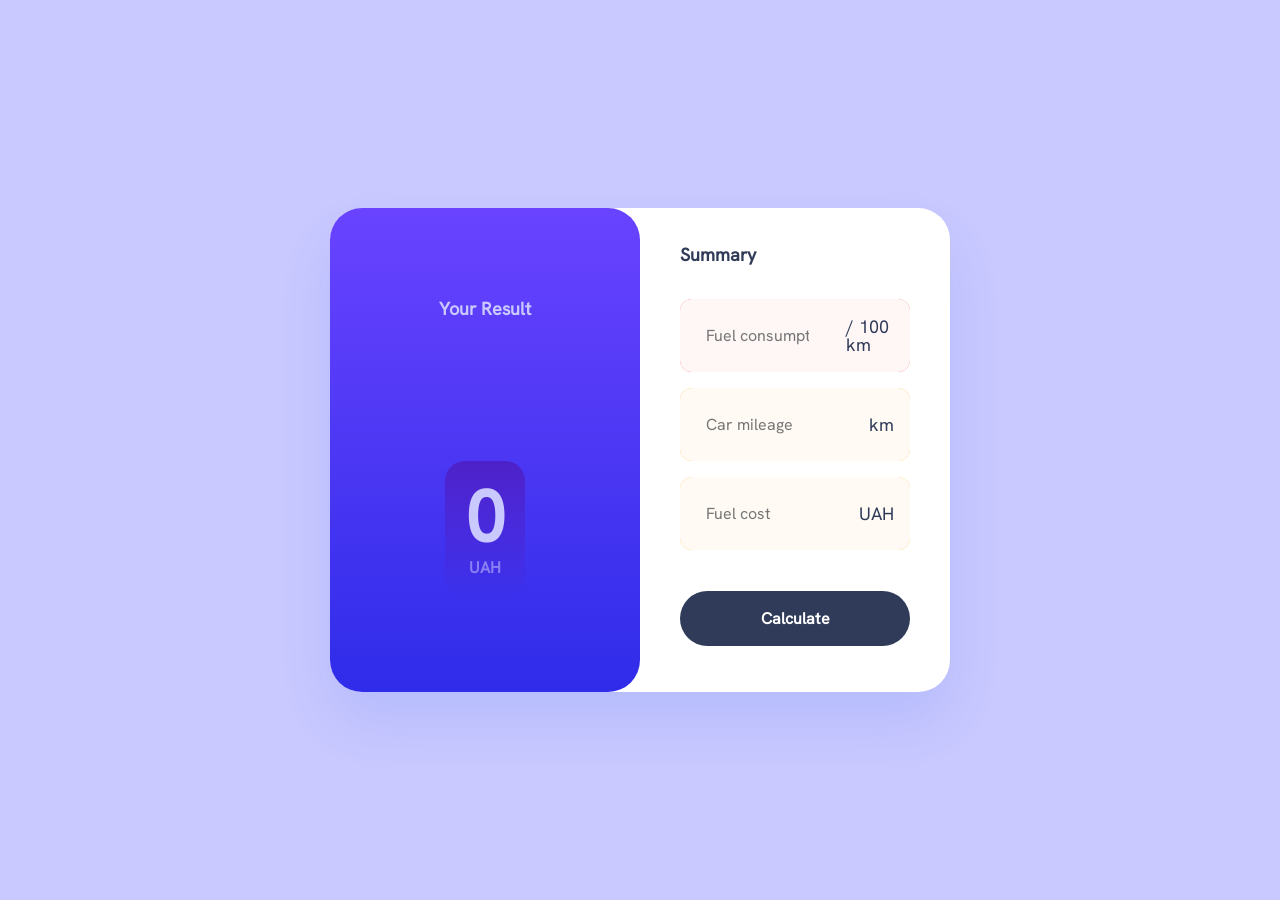
<file: index.html>
<!DOCTYPE html>
<html lang="en">

<head>
	<title>Results summary component</title>
	<meta charset="UTF-8">
	<meta name="format-detection" content="telephone=no">
	<!-- <style>body{opacity: 0;}</style> -->
	<link rel="stylesheet" href="css/style.min.css?_v=20250415193111">
	<link rel="shortcut icon" href="favicon.ico">
	<!-- <meta name="robots" content="noindex, nofollow"> -->
	<meta name="viewport" content="width=device-width, initial-scale=1.0">
	<meta name="description" content="A responsive component that displays a user's performance summary with scores and categories.">

</head>

<body>
	<div class="wrapper">
		<header class="header">
			<div class="header__container">
			</div>
		</header>
		<main class="page">
			<div class="page__component component">
				<div class="component__container">
					<div class="component__info">
						<h3 class="component__title title title--info">Your Result</h3>
						<div class="component__circle">
							<p class="component__score-avrg title title--num">
								<span id="display">
								</span>
							</p>
							<p class="component__score-full text text--numbers  text--numbers-light">
								<span>
									UAH
								</span>
							</p>
						</div>
						<!-- <div class="component__result">
            <p class="component__result-title title title--result">
               <span>
                  Great
               </span>
            </p>
            <p class="component__result-compasion text text--info">
               You scored higher than <span>65</span>% of the people who have taken these tests.
            </p>
         </div> -->
					</div>
					<div class="component__summary">
						<h3 class="component__title title title--summary">
							Summary
						</h3>
						<div class="component__summary-body">
							<div class="component__summary-rectangle component__summary-rectangle--red">
								<div class="component__summary-content">
									<input id="fuel" autocomplete="off" type="number" name="form[]" data-error="Помилка" placeholder="Fuel consumption" class="input component__summary-text text text--red">
									<span>
										/ 100 km
									</span>
								</div>
							</div>
							<div class="component__summary-rectangle component__summary-rectangle--yellow">
								<input id="mileage" autocomplete="off" type="number" name="form[]" data-error="Помилка" placeholder="Car mileage" class="input component__summary-text text text--yellow">
								<span>
									km
								</span>
							</div>
							<div class="component__summary-rectangle component__summary-rectangle--yellow">
								<input id="cost" autocomplete="off" type="number" name="form[]" data-error="Помилка" placeholder="Fuel cost" class="input component__summary-text text text--green">
								<span>
									UAH
								</span>
							</div>
						</div>
						<div class="component__button">
							<button id="button" type="button" class="button text text--button">
								<span>Calculate</span>
							</button>
						</div>
					</div>
				</div>
			</div>
		</main>
		<footer class="footer">
			<div class="footer__container">
			</div>
		</footer>
	</div>
	<script src="js/app.min.js?_v=20250415193111"></script>
</body>

</html>
</file>
<file: css/style.min.css>
@font-face{font-family:HankenGrotesk;font-display:swap;src:url(../fonts/HankenGrotesk-VariableFont_wght.woff2) format("woff2");font-weight:400;font-style:normal}*{padding:0;margin:0;border:0}*,*::after,*::before{box-sizing:border-box}*::after,*::before{display:inline-block}body,html{height:100%;min-width:375px}body{color:#303b59;line-height:1;font-family:HankenGrotesk;font-size:1.125rem;-ms-text-size-adjust:100%;-moz-text-size-adjust:100%;-webkit-text-size-adjust:100%;-webkit-font-smoothing:antialiased;-moz-osx-font-smoothing:grayscale}button,input,textarea{font-family:HankenGrotesk;font-size:inherit;line-height:inherit;color:inherit;background-color:rgba(0,0,0,0)}input,textarea{width:100%}label{display:inline-block}button,option,select{cursor:pointer}a{display:inline-block;color:inherit;text-decoration:none}ul li{list-style:none}img{vertical-align:top}h1,h2,h3,h4,h5,h6{font-weight:inherit;font-size:inherit}body{background-color:#cac9ff}.lock body{overflow:hidden;touch-action:none;-ms-scroll-chaining:none;overscroll-behavior:none}.wrapper{min-height:100%;display:flex;flex-direction:column;overflow:hidden}@supports (overflow:clip){.wrapper{overflow:clip}}.wrapper>main{flex:1 1 auto}.wrapper>*{min-width:0}[class*=__container]{max-width:46rem;margin:0 auto}[class*="--gc"]{display:grid;min-width:0;grid-template-columns:0 1fr minmax(auto,46rem) 1fr 0}[class*="--gc"]>*{min-width:0;grid-column:3/4}.ibg{width:100%;height:100%;-o-object-fit:cover;object-fit:cover}.ibg--top{-o-object-position:top;object-position:top}.ibg--bottom{-o-object-position:bottom;object-position:bottom}.ibg--left{-o-object-position:left;object-position:left}.ibg--right{-o-object-position:right;object-position:right}.ibg--contain{-o-object-fit:contain;object-fit:contain}.title{color:#303b59;font-family:HankenGrotesk;font-weight:700}.title--info{color:#cac9ff}.title--result{color:#cac9ff}.title--num{color:#cac9ff;font-weight:800;line-height:72px}.text{font-family:HankenGrotesk;font-weight:500}.text--red{color:#f55}.text--yellow{color:#ffb21e}.text--green{color:#00bb8f}.text--blue{color:#1125d6}.text--info{color:#cac9ff}.text--numbers{font-weight:700}.text--numbers-opacity{opacity:.5}.text--numbers-light{color:#cac9ff;opacity:.5}.text--button{color:#fff;font-size:1.125rem;font-weight:700;line-height:1.2777777778}.button{width:100%;background:#303b59;border-radius:128px;display:inline-block;padding:17px 0;position:relative;cursor:pointer;flex-shrink:0;z-index:2}.button span{z-index:3;position:relative}.page{display:grid;place-items:center}.page__component{border-radius:32px;box-shadow:0 30px 60px 0 rgba(61,108,236,.15);background:#fff}.component{min-width:23.4375rem}.component__container{display:flex;justify-content:center}.component__info{flex:1 1 50%;display:grid;place-items:center;background:linear-gradient(180deg,#75f,#6943ff .01%,#2f2ce9 100%);border-radius:32px}.component__circle{display:flex;justify-content:center;align-items:center;flex-direction:column;gap:.25rem;background:linear-gradient(180deg,#4d21c9,rgba(37,33,201,0) 100%,rgba(37,33,201,0) 100%);padding:1.25rem;border-radius:20px}.component__score-full{opacity:.52}.component__result-title{text-align:center}.component__result-compasion{text-align:center}.component__summary{flex:1 1 50%}.component__summary-body{display:flex;justify-content:center;flex-direction:column;gap:1rem}.component__summary-rectangle{display:flex;justify-content:space-between;align-items:center;position:relative;padding:1rem;border-radius:12px;background-blend-mode:overlay;z-index:0}.component__summary-rectangle::before{content:"";position:absolute;inset:0;background-color:rgba(255,255,255,.95);border-radius:inherit;pointer-events:none;z-index:-1}.component__summary-rectangle--red{background-color:#f55}.component__summary-rectangle--yellow{background-color:#ffb21e}.component__summary-rectangle--green{background-color:#00bb8f}.component__summary-rectangle--blue{background-color:#1125d6}.component__summary-content{display:flex;justify-content:center;align-items:center;gap:.75rem}.component__summary-content img{max-width:100%}.component__summary-num{display:flex;justify-content:center;align-items:center;gap:.5rem}.component__summary-text{padding:.625rem}@media (min-width:46em){.title{font-size:1.125rem}.title--result{font-size:2rem}.title--result{line-height:1.9375rem}.title--num{font-size:4.5rem}.text{font-size:1rem}.text{line-height:1.3125rem}.component__info{padding-top:2.375rem}.component__info{padding-right:3.625rem}.component__info{padding-bottom:2.5rem}.component__info{padding-left:3.625rem}.component__title:not(:last-child){margin-bottom:2.1875rem}.component__circle:not(:last-child){margin-bottom:1.75rem}.component__result-title:not(:last-child){margin-bottom:.875rem}.component__summary{padding-top:2.375rem}.component__summary{padding-right:2.5rem}.component__summary{padding-bottom:2.875rem}.component__summary{padding-left:2.5rem}.component__summary-body:not(:last-child){margin-bottom:2.5625rem}}@media (max-width:37.49875em){.page__component{border-radius:0}.component__container{flex-direction:column}.component__info{border-radius:0 0 32px 32px}}@media (max-width:23.4375em){.title{font-size:1.5rem}.title--result{font-size:1.5rem}.title--result{line-height:2.625rem}.title--num{font-size:3.5rem}.text{font-size:1.125rem}.text{line-height:1.4375rem}.component__info{padding-top:1.5rem}.component__info{padding-right:3.375rem}.component__info{padding-bottom:2.875rem}.component__info{padding-left:3.375rem}.component__title:not(:last-child){margin-bottom:1.5rem}.component__circle:not(:last-child){margin-bottom:1.5rem}.component__result-title:not(:last-child){margin-bottom:.5rem}.component__summary{padding-top:1.5rem}.component__summary{padding-right:1.875rem}.component__summary{padding-bottom:1.875rem}.component__summary{padding-left:1.875rem}.component__summary-body:not(:last-child){margin-bottom:1.5rem}}@media (min-width:23.4375em)and (max-width:46em){.title{font-size:clamp(1.125rem ,1.8895429363rem + -1.6620498615vw ,1.5rem)}.title--result{font-size:clamp(1.5rem ,.9806094183rem + 2.216066482vw ,2rem)}.title--result{line-height:clamp(1.9375rem ,3.3391620499rem + -3.0470914127vw ,2.625rem)}.title--num{font-size:clamp(3.5rem ,2.4612188366rem + 4.432132964vw ,4.5rem)}.text{font-size:clamp(1rem ,1.2548476454rem + -.5540166205vw ,1.125rem)}.text{line-height:clamp(1.3125rem ,1.5673476454rem + -.5540166205vw ,1.4375rem)}.component__info{padding-top:clamp(1.5rem ,.591066482rem + 3.8781163435vw ,2.375rem)}.component__info{padding-right:clamp(3.375rem ,3.1153047091rem + 1.108033241vw ,3.625rem)}.component__info{padding-bottom:clamp(2.5rem ,3.2645429363rem + -1.6620498615vw ,2.875rem)}.component__info{padding-left:clamp(3.375rem ,3.1153047091rem + 1.108033241vw ,3.625rem)}.component__title:not(:last-child){margin-bottom:clamp(1.5rem ,.7858379501rem + 3.0470914127vw ,2.1875rem)}.component__circle:not(:last-child){margin-bottom:clamp(1.5rem ,1.2403047091rem + 1.108033241vw ,1.75rem)}.component__result-title:not(:last-child){margin-bottom:clamp(.5rem ,.1104570637rem + 1.6620498615vw ,.875rem)}.component__summary{padding-top:clamp(1.5rem ,.591066482rem + 3.8781163435vw ,2.375rem)}.component__summary{padding-right:clamp(1.875rem ,1.2257617729rem + 2.7700831025vw ,2.5rem)}.component__summary{padding-bottom:clamp(1.875rem ,.8362188366rem + 4.432132964vw ,2.875rem)}.component__summary{padding-left:clamp(1.875rem ,1.2257617729rem + 2.7700831025vw ,2.5rem)}.component__summary-body:not(:last-child){margin-bottom:clamp(1.5rem ,.3962950139rem + 4.7091412742vw ,2.5625rem)}}@media (any-hover:hover){.button:hover{background:linear-gradient(180deg,#75f,#6943ff .01%,#2f2ce9 100%)}}
</file>
